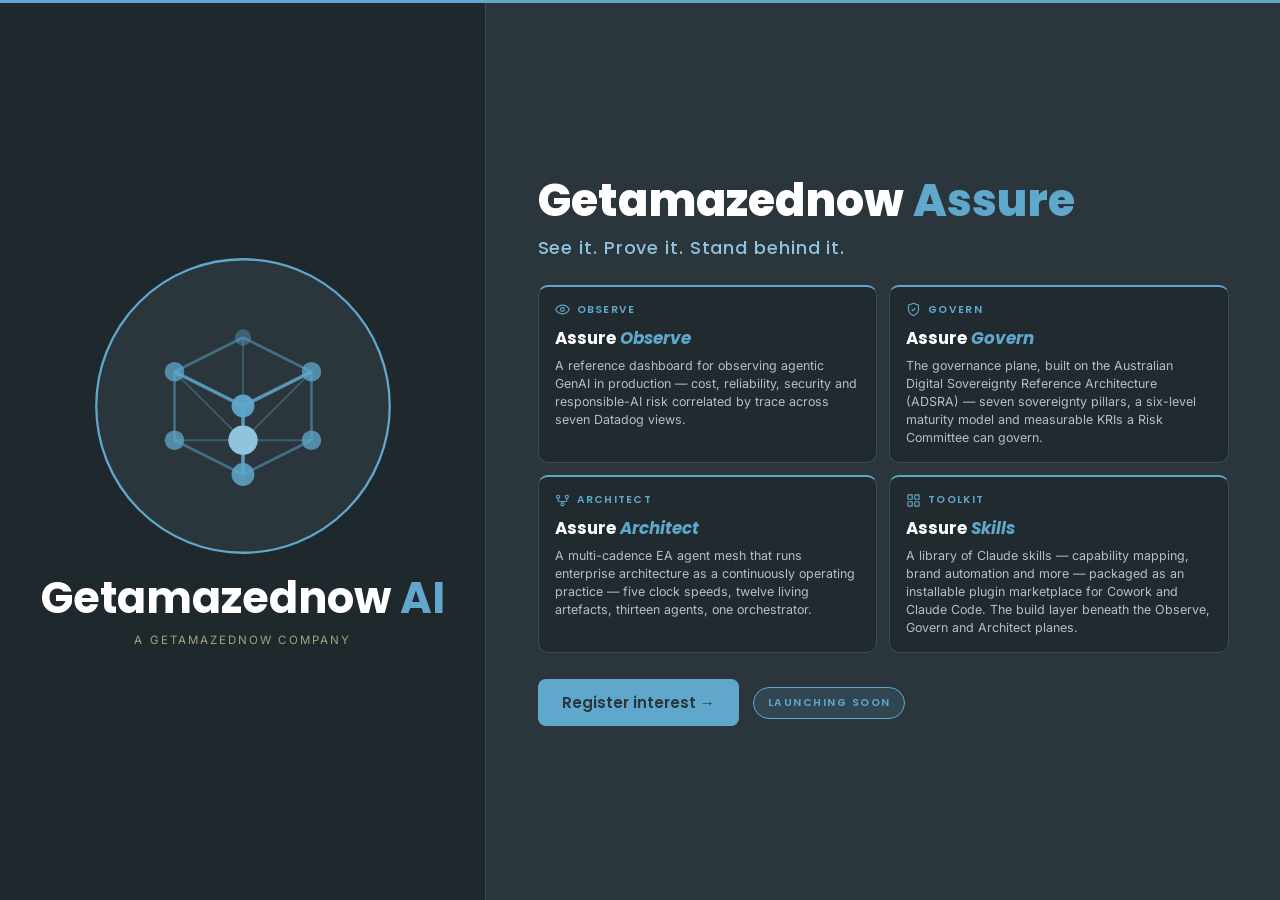
<file: index.html>
<!DOCTYPE html>
<html lang="en">
<head>
<meta charset="utf-8" />
<meta name="viewport" content="width=device-width, initial-scale=1" />
<title>Getamazednow Assure — Launching soon · Getamazednow AI</title>
<meta name="description" content="Getamazednow Assure — the continuous AI-assurance layer. See it. Prove it. Stand behind it. Observe, Govern, Architect and Skills. Launching soon." />
<meta name="robots" content="noindex, nofollow" />
<link rel="icon" href="assets/logo/Getamazednow-AI-Favicon.svg" type="image/svg+xml" />
<link rel="icon" href="assets/logo/Getamazednow-AI-Favicon-32.png" sizes="32x32" />
<link rel="apple-touch-icon" href="assets/logo/Getamazednow-AI-Favicon-180.png" />
<link rel="preconnect" href="https://fonts.googleapis.com" />
<link rel="preconnect" href="https://fonts.gstatic.com" crossorigin />
<link href="https://fonts.googleapis.com/css2?family=Inter:wght@400;500&family=Poppins:wght@500;600;700;800&display=swap" rel="stylesheet" />
<style>
:root{
--ink:#2A363B;--ink-2:#1F282C;--ink-3:#212B2F;--signal:#5FA8CC;--deep:#2E7DA6;--core:#8FC3DE;--stone:#A8A17B;
--n300:#B7BEC2;--disp:'Poppins',sans-serif;--body:'Inter',sans-serif;
}
*{box-sizing:border-box;margin:0}
html,body{min-height:100%}
body{font-family:var(--body);background:var(--ink);color:#fff;min-height:100vh;display:flex;flex-direction:column}

.stage{flex:1;display:flex;align-items:stretch;border-top:3px solid var(--signal)}
.split{display:flex;flex:1}

/* Left — identity */
.left{flex:0 0 38%;background:var(--ink-2);border-right:1px solid rgba(95,168,204,.28);
display:flex;flex-direction:column;align-items:center;justify-content:center;padding:40px 32px;text-align:center}
.left .badge{width:min(78%,300px);height:auto}
.left .company{font-family:var(--disp);font-weight:700;font-size:clamp(1.8rem,3.4vw,2.7rem);line-height:1.03;margin-top:20px}
.left .company .sig{color:var(--signal)}
.left .byline{color:var(--stone);font-size:.72rem;letter-spacing:.18em;margin-top:12px}

/* Right — product + tiles + CTA */
.right{flex:1;display:flex;flex-direction:column;justify-content:center;padding:44px clamp(26px,4vw,56px)}
.product{font-family:var(--disp);font-weight:800;line-height:1.05;font-size:clamp(1.9rem,3.6vw,2.8rem)}
.product .sig{color:var(--signal)}
.tagline{font-family:var(--disp);font-weight:500;color:var(--core);font-size:clamp(.95rem,1.4vw,1.15rem);letter-spacing:.05em;margin-top:10px}

.tiles{display:grid;grid-template-columns:1fr 1fr;gap:12px;margin-top:24px}
.tile{background:var(--ink-3);border:1px solid rgba(95,168,204,.28);border-top:2px solid var(--signal);border-radius:10px;padding:15px 16px}
.tile__tag{display:flex;align-items:center;gap:7px;color:var(--signal);font-family:var(--disp);font-weight:600;font-size:.66rem;letter-spacing:.12em}
.tile__tag svg{width:15px;height:15px;fill:none;stroke:var(--signal);stroke-width:1.8}
.tile__name{font-family:var(--disp);font-weight:700;font-size:1.05rem;color:#fff;margin-top:7px}
.tile__name em{color:var(--signal);font-style:italic}
.tile__desc{color:var(--n300);font-size:.78rem;line-height:1.45;margin-top:6px}

.cta{margin-top:26px;display:flex;gap:14px;align-items:center;flex-wrap:wrap}
.btn{font-family:var(--disp);font-weight:600;font-size:.95rem;text-decoration:none;border-radius:8px;padding:12px 24px;transition:.15s}
.btn-sig{background:var(--signal);color:var(--ink)}
.btn-sig:hover{background:var(--core)}
.pill{display:inline-block;border-radius:999px;padding:7px 14px;font-family:var(--disp);font-weight:600;font-size:.66rem;letter-spacing:.14em;
background:rgba(95,168,204,.14);border:1px solid var(--signal);color:var(--signal)}

@media (max-width:900px){
.split{flex-direction:column}
.left{flex:0 0 auto;padding:44px 28px 30px}
.left .badge{width:min(52%,220px)}
.right{padding:34px 26px 44px}
}
@media (max-width:560px){
.tiles{grid-template-columns:1fr}
}
</style>
<!-- Google tag (gtag.js) -->
<script async src="https://www.googletagmanager.com/gtag/js?id=G-HX6JG64QYN"></script>
<script>
window.dataLayer = window.dataLayer || [];
function gtag(){dataLayer.push(arguments);}
gtag('js', new Date());
gtag('config', 'G-HX6JG64QYN');
</script>
</head>
<body>

<main class="stage"><div class="split">

  <section class="left">
    <svg class="badge" viewBox="128 58 184 184" xmlns="http://www.w3.org/2000/svg" role="img" aria-label="Getamazednow AI — Tensor Node Lattice">
      <circle cx="220" cy="150" r="90" fill="#2A363B" stroke="#5FA8CC" stroke-width="1.4"/>
      <line x1="220" y1="108" x2="178" y2="129" stroke="#5FA8CC" stroke-width="1.6" opacity="0.5"/>
      <line x1="220" y1="108" x2="262" y2="129" stroke="#5FA8CC" stroke-width="1.6" opacity="0.5"/>
      <line x1="178" y1="129" x2="178" y2="171" stroke="#5FA8CC" stroke-width="1.6" opacity="0.5"/>
      <line x1="262" y1="129" x2="262" y2="171" stroke="#5FA8CC" stroke-width="1.6" opacity="0.5"/>
      <line x1="178" y1="171" x2="220" y2="192" stroke="#5FA8CC" stroke-width="1.6" opacity="0.5"/>
      <line x1="262" y1="171" x2="220" y2="192" stroke="#5FA8CC" stroke-width="1.6" opacity="0.5"/>
      <line x1="178" y1="129" x2="220" y2="150" stroke="#5FA8CC" stroke-width="2.2" opacity="0.85"/>
      <line x1="262" y1="129" x2="220" y2="150" stroke="#5FA8CC" stroke-width="2.2" opacity="0.85"/>
      <line x1="220" y1="150" x2="220" y2="192" stroke="#5FA8CC" stroke-width="2.2" opacity="0.85"/>
      <line x1="220" y1="171" x2="220" y2="108" stroke="#5FA8CC" stroke-width="1.1" opacity="0.35"/>
      <line x1="220" y1="171" x2="178" y2="129" stroke="#5FA8CC" stroke-width="1.1" opacity="0.35"/>
      <line x1="220" y1="171" x2="262" y2="129" stroke="#5FA8CC" stroke-width="1.1" opacity="0.35"/>
      <line x1="220" y1="171" x2="178" y2="171" stroke="#5FA8CC" stroke-width="1.1" opacity="0.35"/>
      <line x1="220" y1="171" x2="262" y2="171" stroke="#5FA8CC" stroke-width="1.1" opacity="0.35"/>
      <line x1="220" y1="171" x2="220" y2="192" stroke="#5FA8CC" stroke-width="1.1" opacity="0.35"/>
      <circle cx="220" cy="108" r="5" fill="#5FA8CC" opacity="0.4"/>
      <circle cx="178" cy="129" r="6" fill="#5FA8CC" opacity="0.75"/>
      <circle cx="262" cy="129" r="6" fill="#5FA8CC" opacity="0.75"/>
      <circle cx="178" cy="171" r="6" fill="#5FA8CC" opacity="0.75"/>
      <circle cx="262" cy="171" r="6" fill="#5FA8CC" opacity="0.75"/>
      <circle cx="220" cy="192" r="7" fill="#5FA8CC" opacity="0.85"/>
      <circle cx="220" cy="150" r="7" fill="#5FA8CC" opacity="0.95"/>
      <circle cx="220" cy="171" r="9" fill="#8FC3DE"/>
    </svg>
    <div class="company">Getamazednow<span class="sig"> AI</span></div>
    <div class="byline">A GETAMAZEDNOW COMPANY</div>
  </section>

  <section class="right">
    <h1 class="product">Getamazednow <span class="sig">Assure</span></h1>
    <div class="tagline">See it. Prove it. Stand behind it.</div>

    <div class="tiles">
      <article class="tile">
        <div class="tile__tag"><svg viewBox="0 0 24 24" aria-hidden="true"><path d="M1 12s4-7 11-7 11 7 11 7-4 7-11 7-11-7-11-7z"/><circle cx="12" cy="12" r="3"/></svg>OBSERVE</div>
        <div class="tile__name">Assure <em>Observe</em></div>
        <p class="tile__desc">A reference dashboard for observing agentic GenAI in production — cost, reliability, security and responsible-AI risk correlated by trace across seven Datadog views.</p>
      </article>

      <article class="tile">
        <div class="tile__tag"><svg viewBox="0 0 24 24" aria-hidden="true"><path d="M12 22s8-4 8-10V5l-8-3-8 3v7c0 6 8 10 8 10z"/><path d="M9 12l2 2 4-4"/></svg>GOVERN</div>
        <div class="tile__name">Assure <em>Govern</em></div>
        <p class="tile__desc">The governance plane, built on the Australian Digital Sovereignty Reference Architecture (ADSRA) — seven sovereignty pillars, a six-level maturity model and measurable KRIs a Risk Committee can govern.</p>
      </article>

      <article class="tile">
        <div class="tile__tag"><svg viewBox="0 0 24 24" aria-hidden="true"><circle cx="5" cy="6" r="2.5"/><circle cx="19" cy="6" r="2.5"/><circle cx="12" cy="18" r="2.5"/><path d="M5 8.5v3a2 2 0 002 2h10a2 2 0 002-2v-3M12 13.5v2"/></svg>ARCHITECT</div>
        <div class="tile__name">Assure <em>Architect</em></div>
        <p class="tile__desc">A multi-cadence EA agent mesh that runs enterprise architecture as a continuously operating practice — five clock speeds, twelve living artefacts, thirteen agents, one orchestrator.</p>
      </article>

      <article class="tile">
        <div class="tile__tag"><svg viewBox="0 0 24 24" aria-hidden="true"><rect x="3" y="3" width="7" height="7" rx="1"/><rect x="14" y="3" width="7" height="7" rx="1"/><rect x="3" y="14" width="7" height="7" rx="1"/><rect x="14" y="14" width="7" height="7" rx="1"/></svg>TOOLKIT</div>
        <div class="tile__name">Assure <em>Skills</em></div>
        <p class="tile__desc">A library of Claude skills — capability mapping, brand automation and more — packaged as an installable plugin marketplace for Cowork and Claude Code. The build layer beneath the Observe, Govern and Architect planes.</p>
      </article>
    </div>

    <div class="cta">
      <a class="btn btn-sig" href="mailto:support@getamazednow.com?subject=Register%20interest%20%E2%80%94%20Getamazednow%20Assure">Register interest &rarr;</a>
      <span class="pill">LAUNCHING SOON</span>
    </div>
  </section>

</div></main>

</body>
</html>
</file>
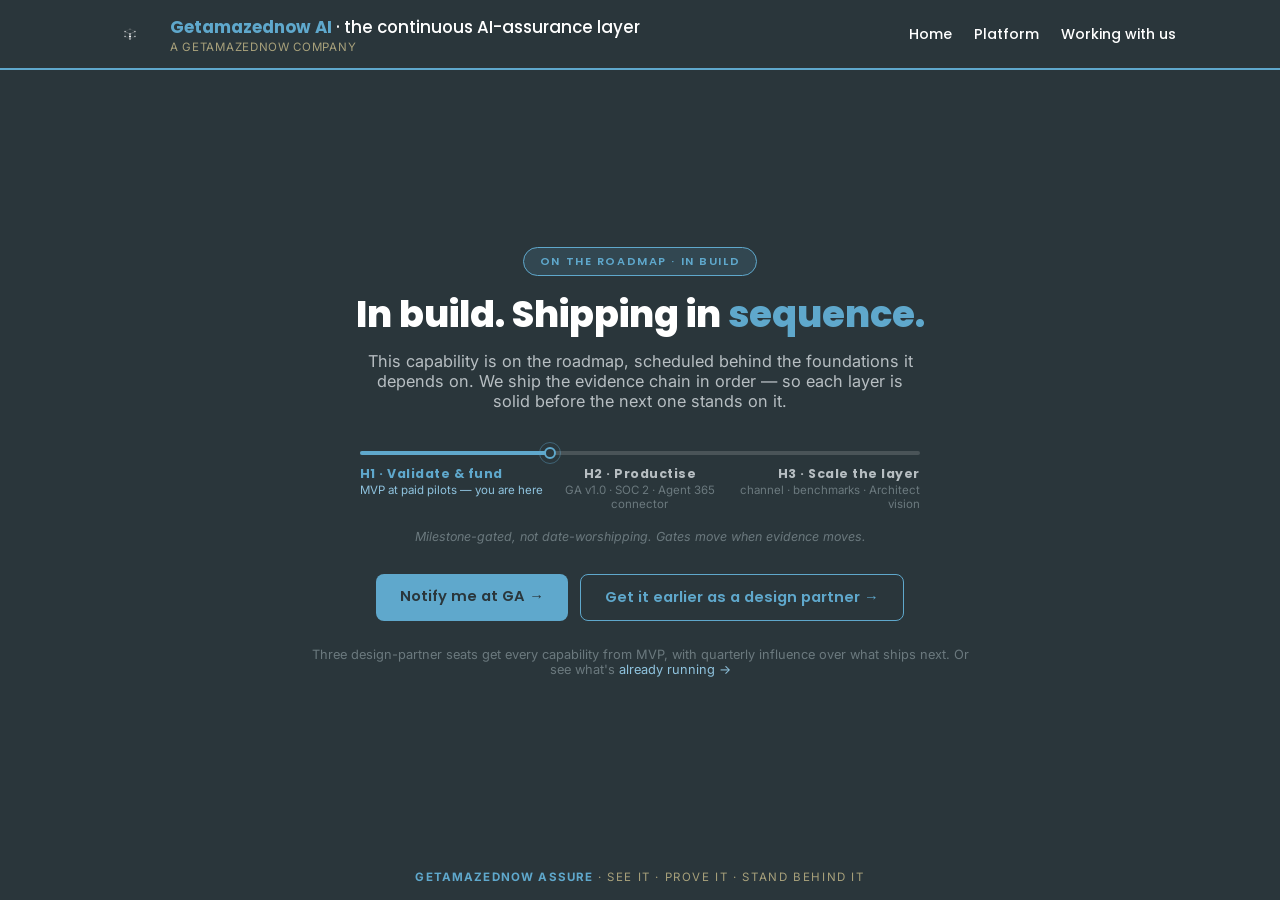
<file: coming-soon.html>
<!DOCTYPE html>
<html lang="en">
<head>
<meta charset="utf-8" />
<meta name="viewport" content="width=device-width, initial-scale=1" />
<title>Coming soon — On the roadmap · Getamazednow AI</title>
<meta name="robots" content="noindex" />
<link rel="icon" href="assets/logo/Getamazednow-AI-Favicon.svg" type="image/svg+xml" />
<link href="https://fonts.googleapis.com/css2?family=Inter:wght@400;500&family=Poppins:wght@500;600;700;800&display=swap" rel="stylesheet" />
<style>
:root{--ink:#2A363B;--signal:#5FA8CC;--deep:#2E7DA6;--core:#8FC3DE;--stone:#A8A17B;
--n50:#F6F7F7;--n100:#EBEDEE;--n200:#D5DADB;--n300:#B7BEC2;--n500:#6B797E;--n600:#556166;--n700:#3F4B50;
--ok:#2C6644;--disp:'Poppins',sans-serif;--body:'Inter',sans-serif}
*{box-sizing:border-box;margin:0}
body{font-family:var(--body);background:var(--ink);color:#fff;min-height:100vh;display:flex;flex-direction:column}
.topbar{border-bottom:2px solid var(--signal)}
.topbar .in{max-width:1120px;margin:0 auto;padding:14px 24px;display:flex;align-items:center;gap:14px}
.topbar img{width:52px;height:36px}
.tb-name{font-family:var(--disp);font-weight:700;font-size:1.05rem}
.tb-name .sig{color:var(--signal)} .tb-name .art{color:#fff;font-weight:500}
.tb-by{display:block;color:var(--stone);font-size:.72rem;letter-spacing:.06em}
.topnav{margin-left:auto;display:flex;gap:22px}
.topnav a{font-family:var(--disp);font-weight:500;font-size:.88rem;color:#fff;text-decoration:none}
.topnav a:hover{color:var(--signal)}
main{flex:1;display:flex;align-items:center;justify-content:center;padding:48px 24px}
.card{max-width:680px;text-align:center}
.pill{display:inline-block;border-radius:999px;padding:5px 16px;font-family:var(--disp);font-weight:600;font-size:.7rem;letter-spacing:.14em;background:rgba(95,168,204,.15);border:1px solid var(--signal);color:var(--signal)}
h1{font-family:var(--disp);font-weight:800;font-size:2.3rem;line-height:1.2;margin:16px 0 14px}
h1 .s{color:var(--signal)}
p.lead{color:var(--n300);font-size:1.02rem;max-width:560px;margin:0 auto}
/* roadmap line */
.rm{margin:40px auto 6px;max-width:560px}
.track{position:relative;height:4px;background:rgba(255,255,255,.15);border-radius:2px}
.track .fill{position:absolute;left:0;top:0;bottom:0;width:34%;background:var(--signal);border-radius:2px}
.stops{display:flex;justify-content:space-between;margin-top:10px}
.stop{width:33%;font-size:.72rem;color:var(--n500)}
.stop b{display:block;font-family:var(--disp);font-size:.78rem;color:var(--n300);letter-spacing:.04em}
.stop.now b{color:var(--signal)} .stop.now{color:var(--core)}
.dot{position:absolute;top:50%;transform:translate(-50%,-50%);width:12px;height:12px;border-radius:50%;background:var(--ink);border:2.5px solid var(--signal);left:34%}
.dot::after{content:"";position:absolute;inset:-7px;border-radius:50%;border:1px solid rgba(95,168,204,.4)}
.cap{font-size:.78rem;color:var(--n500);font-style:italic;margin-top:18px}
.btns{margin-top:30px;display:flex;gap:12px;justify-content:center;flex-wrap:wrap}
.btn{font-family:var(--disp);font-weight:600;border-radius:8px;padding:12px 24px;text-decoration:none;font-size:.92rem}
.btn-sig{background:var(--signal);color:var(--ink)}
.btn-line{border:1.5px solid var(--signal);color:var(--signal)}
.hint{margin-top:26px;font-size:.8rem;color:var(--n500)}
.hint a{color:var(--core);text-decoration:none}
footer{padding:16px 24px;text-align:center;font-size:.72rem;color:var(--stone);letter-spacing:.14em}
</style>
  <!-- Google tag (gtag.js) -->
  <script async src="https://www.googletagmanager.com/gtag/js?id=G-HX6JG64QYN"></script>
  <script>
    window.dataLayer = window.dataLayer || [];
    function gtag(){dataLayer.push(arguments);}
    gtag('js', new Date());
    gtag('config', 'G-HX6JG64QYN');
  </script>
</head>
<body>

<header class="topbar"><div class="in">
  <img src="assets/logo/Getamazednow-AI-Icon-Monochrome-White.svg" alt="Getamazednow AI" />
  <div><span class="tb-name"><span class="sig">Getamazednow AI</span> <span class="art">· the continuous AI-assurance layer</span></span>
  <span class="tb-by">A GETAMAZEDNOW COMPANY</span></div>
  <nav class="topnav"><a href="index.html">Home</a><a href="index.html#platform">Platform</a><a href="index.html#engage">Working with us</a></nav>
</div></header>

<main><div class="card">
  <span class="pill">ON THE ROADMAP · IN BUILD</span>
  <h1>In build. Shipping in <span class="s">sequence.</span></h1>
  <p class="lead">This capability is on the roadmap, scheduled behind the foundations it depends on. We ship the evidence chain in order — so each layer is solid before the next one stands on it.</p>

  <div class="rm" aria-hidden="true">
    <div class="track"><div class="fill"></div><span class="dot"></span></div>
    <div class="stops">
      <div class="stop now" style="text-align:left"><b>H1 · Validate &amp; fund</b>MVP at paid pilots — you are here</div>
      <div class="stop" style="text-align:center"><b>H2 · Productise</b>GA v1.0 · SOC 2 · Agent 365 connector</div>
      <div class="stop" style="text-align:right"><b>H3 · Scale the layer</b>channel · benchmarks · Architect vision</div>
    </div>
  </div>
  <p class="cap">Milestone-gated, not date-worshipping. Gates move when evidence moves.</p>

  <div class="btns">
    <a class="btn btn-sig" href="mailto:duane@getamazednow.ai?subject=Notify%20me%20at%20GA">Notify me at GA →</a>
    <a class="btn btn-line" href="index.html#engage">Get it earlier as a design partner →</a>
  </div>
  <p class="hint">Three design-partner seats get every capability from MVP, with quarterly influence over what ships next. Or see what's <a href="index.html#platform">already running →</a></p>
</div></main>

<footer><span style="color:var(--signal);font-weight:700;letter-spacing:.1em">GETAMAZEDNOW ASSURE</span> · SEE IT · PROVE IT · STAND BEHIND IT</footer>

</body>
</html>
</file>
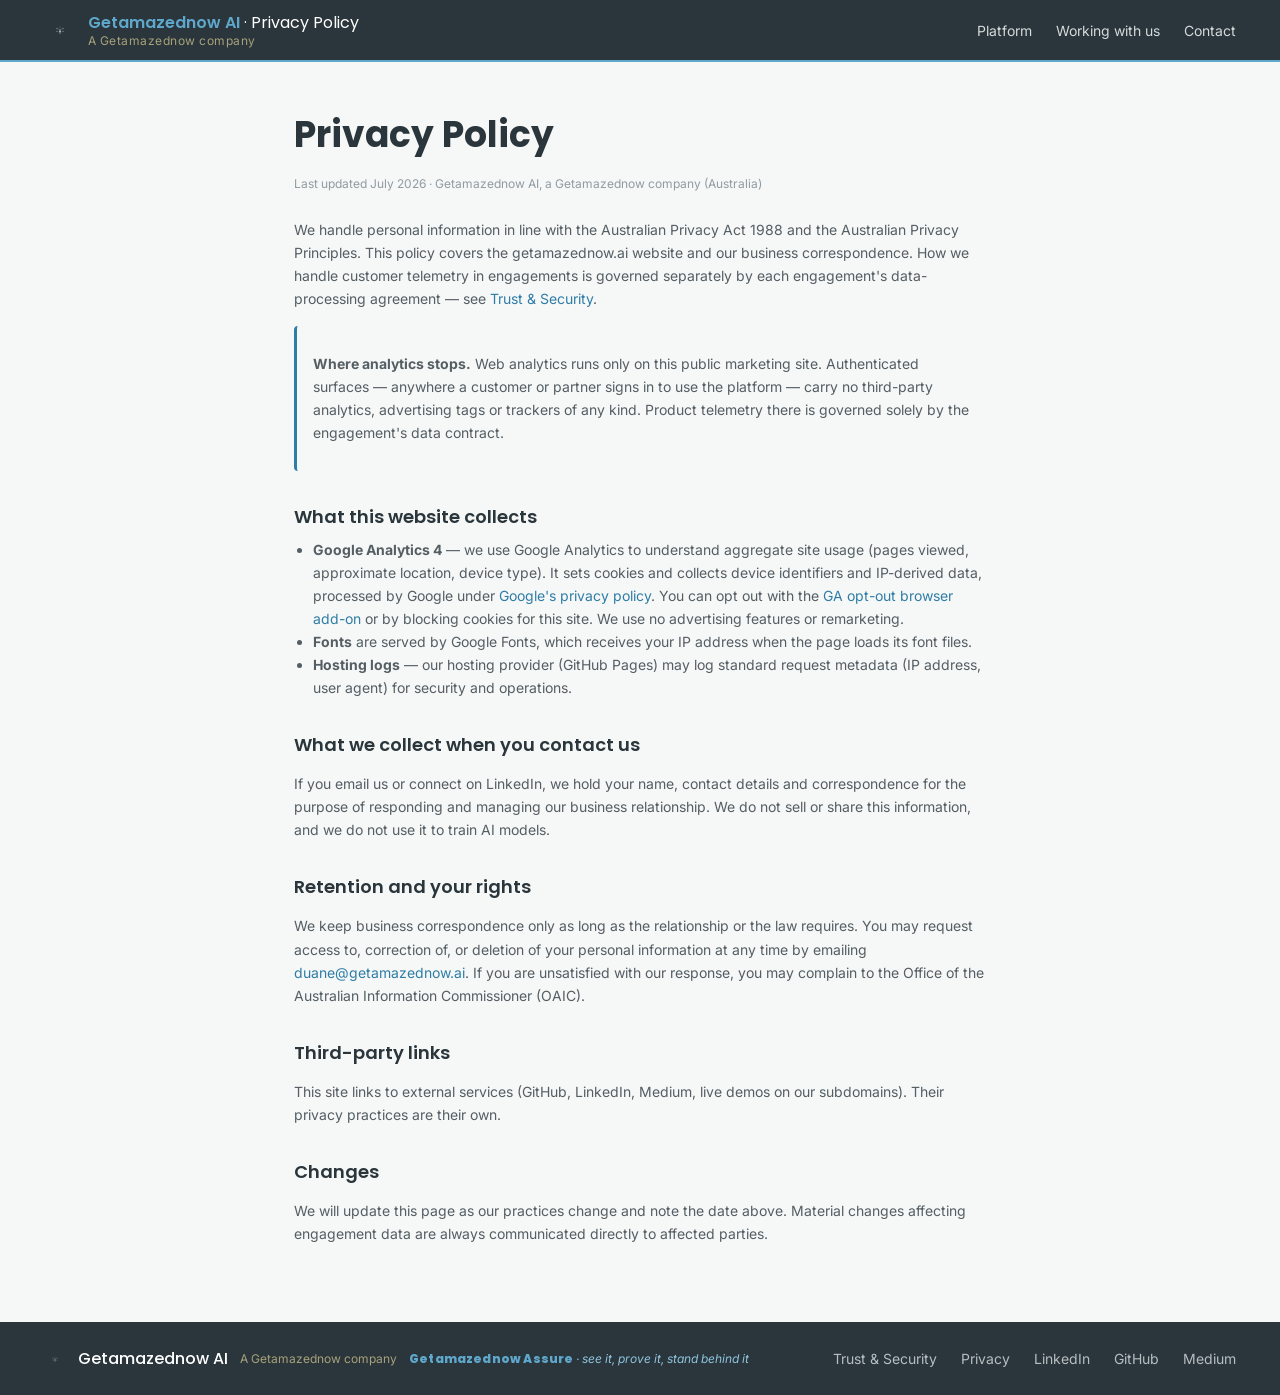
<file: privacy.html>
<!DOCTYPE html>
<html lang="en">
<head>
  <meta charset="utf-8" />
  <meta name="viewport" content="width=device-width, initial-scale=1" />
  <title>Privacy Policy — Getamazednow AI</title>
  <meta name="description" content="Privacy policy for getamazednow.ai — what we collect, what we don't, and how to contact us." />
  <meta name="author" content="Duane Gomes" />
  <link rel="canonical" href="https://www.getamazednow.ai/privacy.html" />
  <link rel="icon" href="assets/logo/Getamazednow-AI-Favicon.svg" type="image/svg+xml" />
  <link rel="icon" href="assets/logo/Getamazednow-AI-Favicon-32.png" sizes="32x32" />
  <link rel="apple-touch-icon" href="assets/logo/Getamazednow-AI-Favicon-180.png" />
  <link rel="preconnect" href="https://fonts.googleapis.com" />
  <link rel="preconnect" href="https://fonts.gstatic.com" crossorigin />
  <link href="https://fonts.googleapis.com/css2?family=Inter:wght@400;500&family=Poppins:wght@500;600;700;800&display=swap" rel="stylesheet" />
  <link rel="stylesheet" href="assets/tokens.css" />
  <link rel="stylesheet" href="assets/styles.css" />
  <!-- Google tag (gtag.js) -->
  <script async src="https://www.googletagmanager.com/gtag/js?id=G-HX6JG64QYN"></script>
  <script>
    window.dataLayer = window.dataLayer || [];
    function gtag(){dataLayer.push(arguments);}
    gtag('js', new Date());
    gtag('config', 'G-HX6JG64QYN');
  </script>
</head>
<body>

  <header class="topbar">
    <div class="topbar__inner">
      <img class="topbar__mark" src="assets/logo/Getamazednow-AI-Icon-Monochrome-White.svg" alt="Getamazednow AI — Tensor Node Lattice mark" />
      <div class="topbar__id">
        <span class="topbar__name"><span class="sig">Getamazednow AI</span> <span class="art">· Privacy Policy</span></span>
        <span class="topbar__byline">A Getamazednow company</span>
      </div>
      <span class="topbar__spacer"></span>
      <nav class="topbar__nav">
        <a href="index.html#platform">Platform</a>
        <a href="index.html#engage">Working with us</a>
        <a href="index.html#contact">Contact</a>
      </nav>
    </div>
  </header>

  <main class="page">
    <h1>Privacy Policy</h1>
    <p class="page__meta">Last updated July 2026 · Getamazednow AI, a Getamazednow company (Australia)</p>

    <p>We handle personal information in line with the Australian Privacy Act 1988 and the Australian Privacy Principles. This policy covers the getamazednow.ai website and our business correspondence. How we handle customer telemetry in engagements is governed separately by each engagement's data-processing agreement — see <a href="trust.html">Trust &amp; Security</a>.</p>

    <div class="callout">
      <p><strong>Where analytics stops.</strong> Web analytics runs only on this public marketing site. Authenticated surfaces — anywhere a customer or partner signs in to use the platform — carry no third-party analytics, advertising tags or trackers of any kind. Product telemetry there is governed solely by the engagement's data contract.</p>
    </div>

    <h2>What this website collects</h2>
    <ul>
      <li><strong>Google Analytics 4</strong> — we use Google Analytics to understand aggregate site usage (pages viewed, approximate location, device type). It sets cookies and collects device identifiers and IP-derived data, processed by Google under <a href="https://policies.google.com/privacy" rel="noopener">Google's privacy policy</a>. You can opt out with the <a href="https://tools.google.com/dlpage/gaoptout" rel="noopener">GA opt-out browser add-on</a> or by blocking cookies for this site. We use no advertising features or remarketing.</li>
      <li><strong>Fonts</strong> are served by Google Fonts, which receives your IP address when the page loads its font files.</li>
      <li><strong>Hosting logs</strong> — our hosting provider (GitHub Pages) may log standard request metadata (IP address, user agent) for security and operations.</li>
    </ul>

    <h2>What we collect when you contact us</h2>
    <p>If you email us or connect on LinkedIn, we hold your name, contact details and correspondence for the purpose of responding and managing our business relationship. We do not sell or share this information, and we do not use it to train AI models.</p>

    <h2>Retention and your rights</h2>
    <p>We keep business correspondence only as long as the relationship or the law requires. You may request access to, correction of, or deletion of your personal information at any time by emailing <a href="mailto:duane@getamazednow.ai">duane@getamazednow.ai</a>. If you are unsatisfied with our response, you may complain to the Office of the Australian Information Commissioner (OAIC).</p>

    <h2>Third-party links</h2>
    <p>This site links to external services (GitHub, LinkedIn, Medium, live demos on our subdomains). Their privacy practices are their own.</p>

    <h2>Changes</h2>
    <p>We will update this page as our practices change and note the date above. Material changes affecting engagement data are always communicated directly to affected parties.</p>
  </main>

  <footer class="footer">
    <div class="footer__inner">
      <img class="footer__mark" src="assets/logo/Getamazednow-AI-Icon-Monochrome-White.svg" alt="" />
      <span class="footer__name">Getamazednow AI</span>
      <span class="footer__byline">A Getamazednow company</span>
      <span class="footer__tagline"><span class="assure assure--on-ink">Getamazednow Assure</span> · see it, prove it, stand behind it</span>
      <span class="footer__spacer"></span>
      <nav class="footer__links">
        <a href="trust.html">Trust &amp; Security</a>
        <a href="privacy.html">Privacy</a>
        <a href="https://www.linkedin.com/in/duanegomes/" rel="noopener">LinkedIn</a>
        <a href="https://github.com/getamazednow" rel="noopener">GitHub</a>
        <a href="https://medium.com/@duane.gomes" rel="noopener">Medium</a>
      </nav>
    </div>
  </footer>

</body>
</html>
</file>
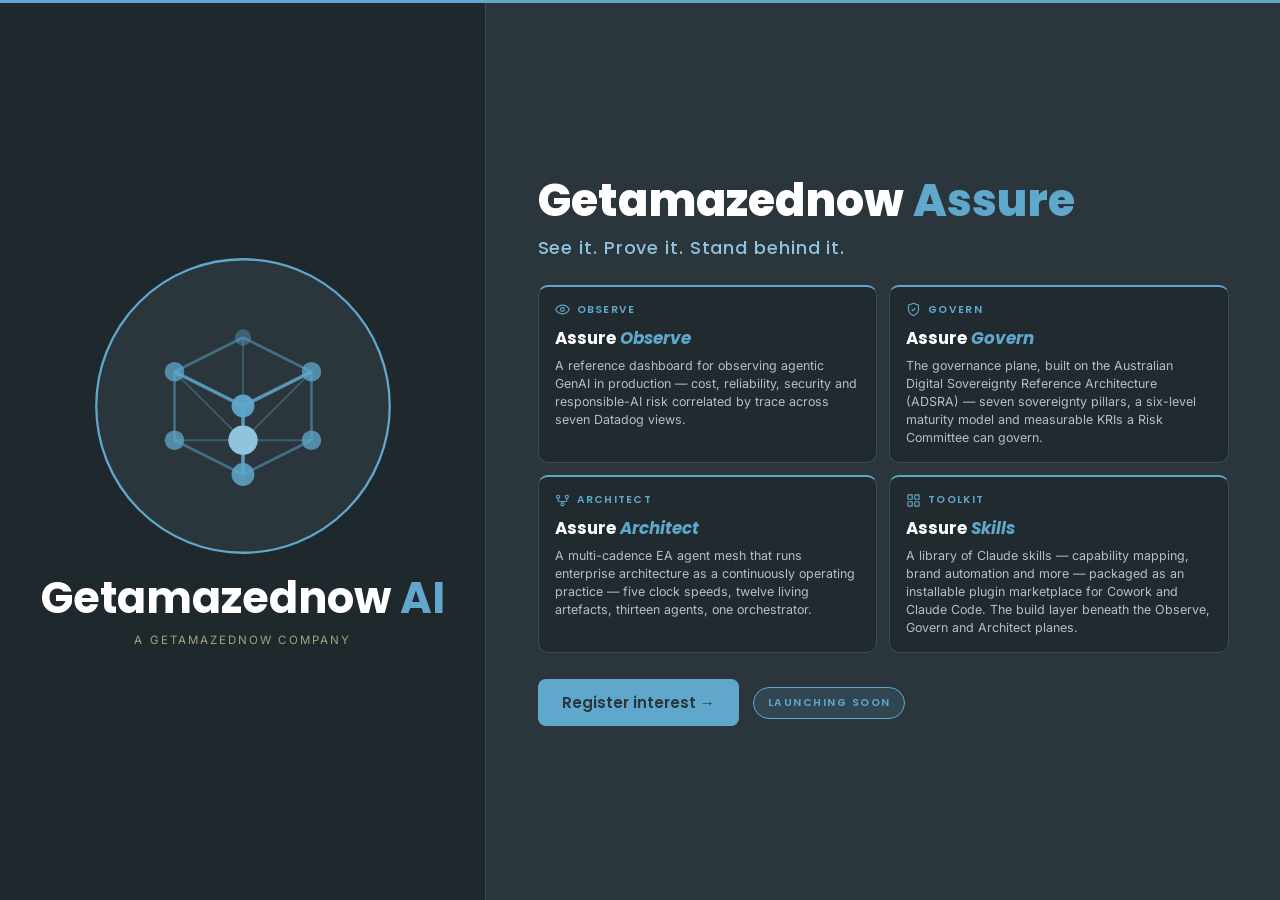
<file: site-wip.html>
<!DOCTYPE html>
<html lang="en">
<head>
  <meta charset="utf-8" />
  <meta name="viewport" content="width=device-width, initial-scale=1" />
  <!-- WORK IN PROGRESS — not for public serving. Redirects to the front door.
       To preview locally, comment out the two lines below (meta refresh + redirect script). -->
  <meta name="robots" content="noindex, nofollow" />
  <meta http-equiv="refresh" content="0; url=/" />
  <script>if(location.hostname!=='localhost'&&location.hostname!=='127.0.0.1'){location.replace('/');}</script>
  <title>Getamazednow AI — The continuous AI-assurance layer for regulated enterprises</title>
  <meta name="description" content="Getamazednow AI turns the telemetry of the platforms you already run — Microsoft Agent 365, ServiceNow AI Control Tower, Datadog — into continuous, committee-grade evidence mapped to APRA CPS 230/234, SOCI and ISO/IEC 42001, designed for risk, audit and assurance review." />
  <meta name="author" content="Duane Gomes" />

  <!-- Open Graph -->
  <meta property="og:title" content="Getamazednow AI — The continuous AI-assurance layer for regulated enterprises" />
  <meta property="og:description" content="Getamazednow AI turns the telemetry of the platforms you already run — Microsoft Agent 365, ServiceNow AI Control Tower, Datadog — into continuous, committee-grade evidence mapped to APRA CPS 230/234, SOCI and ISO/IEC 42001, designed for risk, audit and assurance review." />
  <meta property="og:type" content="website" />
  <meta property="og:url" content="https://www.getamazednow.ai/" />
  <meta name="twitter:card" content="summary_large_image" />

  <link rel="canonical" href="https://www.getamazednow.ai/" />
  <link rel="icon" href="assets/logo/Getamazednow-AI-Favicon.svg" type="image/svg+xml" />
  <link rel="icon" href="assets/logo/Getamazednow-AI-Favicon-32.png" sizes="32x32" />
  <link rel="apple-touch-icon" href="assets/logo/Getamazednow-AI-Favicon-180.png" />

  <!-- Fonts: Poppins (display) + Inter (body) -->
  <link rel="preconnect" href="https://fonts.googleapis.com" />
  <link rel="preconnect" href="https://fonts.gstatic.com" crossorigin />
  <link href="https://fonts.googleapis.com/css2?family=Inter:wght@400;500&family=Poppins:wght@500;600;700;800&display=swap" rel="stylesheet" />

  <link rel="stylesheet" href="assets/tokens.css" />
  <link rel="stylesheet" href="assets/styles.css" />
  <!-- Google tag (gtag.js) -->
  <script async src="https://www.googletagmanager.com/gtag/js?id=G-HX6JG64QYN"></script>
  <script>
    window.dataLayer = window.dataLayer || [];
    function gtag(){dataLayer.push(arguments);}
    gtag('js', new Date());
    gtag('config', 'G-HX6JG64QYN');
  </script>
</head>
<body>

  <!-- ======================= STICKY TOPBAR (identity) ======================= -->
  <header class="topbar">
    <div class="topbar__inner">
      <img class="topbar__mark" src="assets/logo/Getamazednow-AI-Icon-Monochrome-White.svg" alt="Getamazednow AI — Tensor Node Lattice mark" />
      <div class="topbar__id">
        <span class="topbar__name"><span class="sig">Getamazednow AI</span> <span class="art">· the continuous AI-assurance layer</span></span>
        <span class="topbar__byline">A Getamazednow company</span>
      </div>
      <span class="topbar__spacer"></span>
      <nav class="topbar__nav">
        <a href="#platform">Platform</a>
        <a href="#engage">Working with us</a>
        <a href="trust.html">Trust</a>
        <a href="#contact">Contact</a>
      </nav>
    </div>
  </header>

  <!-- ======================= SCREEN 1 — the problem leads ======================= -->
  <section class="screen1">

    <div class="hero">
      <div class="hero__copy">
        <p class="kicker kicker--warn">The problem</p>
        <h1 class="hero__title">Enterprises are deploying AI agents faster than they can <span class="warn">see, describe, or defend</span> them.</h1>
        <p class="hero__lead">The gap between what leadership approved and what is actually running surfaces as audit findings, regulatory exposure, and stranded investment.</p>
        <div class="hero__cta">
          <a class="btn btn-ink" href="#contact">Start a conversation →</a>
          <a class="btn btn-outline" href="#platform">See the platform →</a>
        </div>
      </div>

      <!-- Drift visual: approved vs actually running -->
      <div class="drift" aria-hidden="true">
        <svg viewBox="0 0 320 150" role="img" aria-label="A diagram showing approved and actually-running lines diverging over time">
          <polyline points="12,70 90,70 320,70" fill="none" stroke="#5FA8CC" stroke-width="2.5"/>
          <polyline points="90,70 170,88 245,110 320,132" fill="none" stroke="#E3A253" stroke-width="2.5" stroke-dasharray="6 5"/>
          <circle cx="90" cy="70" r="5.5" fill="#8FC3DE"/>
          <circle cx="320" cy="70" r="5.5" fill="#5FA8CC"/>
          <circle cx="320" cy="132" r="5.5" fill="#E3A253"/>
          <text x="12" y="42" fill="#B7BEC2" font-family="Inter, sans-serif" font-size="12">approved</text>
          <text x="12" y="145" fill="#E3A253" font-family="Inter, sans-serif" font-size="12">actually running</text>
        </svg>
        <p class="drift__cap">Repositories go stale within weeks of the roadmaps they document.</p>
      </div>
    </div>

    <!-- Outcome metric bar: the stakes, up front -->
    <div class="metricbar">
      <div class="metric">
        <div class="metric__num">Faster</div>
        <p class="metric__label">approval cycles — because the evidence is already there.</p>
      </div>
      <div class="metric">
        <div class="metric__num">Lower</div>
        <p class="metric__label">audit &amp; remediation cost — because control is continuous.</p>
      </div>
      <div class="metric">
        <div class="metric__num">Higher</div>
        <p class="metric__label">realised return on AI — because the portfolio is visible enough to prune, fund and scale on fact.</p>
      </div>
    </div>

    <a class="scrollcue" href="#platform">
      The platform that closes the gap
      <svg viewBox="0 0 24 24" fill="none" stroke="currentColor" stroke-width="2" aria-hidden="true"><path d="M6 9l6 6 6-6"/></svg>
    </a>

  </section>

  <!-- ======================= SCREEN 2 — the platform answers it ======================= -->
  <section class="screen2" id="platform">

    <div class="section__head">
      <p class="kicker">Our platform</p>
      <h2>Getamazednow <span class="assure">Assure</span> — one layer, riding the estate you already run</h2>
      <p>Getamazednow AI builds the continuous AI-assurance layer for regulated enterprises. Its product suite — Getamazednow <span class="assure">Assure</span> — plugs into Microsoft Agent 365, ServiceNow AI Control Tower and Datadog, turning their telemetry into evidence risk, finance and engineering can all stand behind.</p>
    </div>

    <!-- Three-plane spine with dependency chain -->
    <div class="spine">
      <div class="plane">
        <div class="plane__node">
          <svg viewBox="0 0 24 24" aria-hidden="true"><path d="M1 12s4-7 11-7 11 7 11 7-4 7-11 7-11-7-11-7z"/><circle cx="12" cy="12" r="3"/></svg>
        </div>
        <p class="plane__verb">see it</p>
        <p class="plane__name">Observe</p>
        <p class="plane__desc">Telemetry across the agent lifecycle — cost, latency, accuracy, drift, decision lineage. Risk, finance and engineering read the same numbers.</p>
      </div>

      <span class="spine__link" aria-hidden="true"></span>

      <div class="plane">
        <div class="plane__node">
          <svg viewBox="0 0 24 24" aria-hidden="true"><path d="M12 22s8-4 8-10V5l-8-3-8 3v7c0 6 8 10 8 10z"/><path d="M9 12l2 2 4-4"/></svg>
        </div>
        <p class="plane__verb">prove it</p>
        <p class="plane__name">Govern</p>
        <p class="plane__desc">Policy expressed as executable controls over that telemetry, mapped to APRA CPS 230/234, SOCI and ISO/IEC 42001. Evidence generated continuously, not assembled quarterly.</p>
      </div>

      <span class="spine__link" aria-hidden="true"></span>

      <div class="plane">
        <div class="plane__node">
          <svg viewBox="0 0 24 24" aria-hidden="true"><circle cx="5" cy="6" r="2.5"/><circle cx="19" cy="6" r="2.5"/><circle cx="12" cy="18" r="2.5"/><path d="M5 8.5v3a2 2 0 002 2h10a2 2 0 002-2v-3M12 13.5v2"/></svg>
        </div>
        <p class="plane__verb">stand behind it</p>
        <p class="plane__name">Architect <span class="plane__vision">Vision</span></p>
        <p class="plane__desc">Capability maps, application portfolios and technology roadmaps maintained by agents against the live estate — the long-horizon vision, built once the assurance layer has earned its place.</p>
      </div>
    </div>

    <p class="chain-note">Agent 365, AI Control Tower and Datadog run the agents; we turn their signals into continuous evidence mapped to APRA CPS 230/234, SOCI and ISO/IEC 42001, designed for risk, audit and assurance review. Integration surfaces, never competitors — <strong>the evidence is the product.</strong></p>

    <!-- Proof tiles: live builds behind the planes -->
    <div class="proof">
      <article class="tile">
        <div class="tile__head">
          <span class="tile__tag"><svg viewBox="0 0 24 24" aria-hidden="true"><path d="M1 12s4-7 11-7 11 7 11 7-4 7-11 7-11-7-11-7z"/><circle cx="12" cy="12" r="3"/></svg> Observe</span>
        </div>
        <h3 class="tile__name"><span class="assure">Assure</span> Observe</h3>
        <p class="tile__desc">A reference dashboard for observing agentic GenAI in production — cost, reliability, security and responsible-AI risk correlated by trace across seven Datadog views.</p>
        <div class="tile__links">
          <a href="https://observability.getamazednow.ai/demo/" rel="noopener">Demo →</a>
          <a href="https://observability.getamazednow.ai/" rel="noopener">Product Vision →</a>
          <a href="https://github.com/getamazednow/genai-observability-demo" rel="noopener">Source →</a>
        </div>
      </article>

      <article class="tile">
        <div class="tile__head">
          <span class="tile__tag"><svg viewBox="0 0 24 24" aria-hidden="true"><path d="M12 22s8-4 8-10V5l-8-3-8 3v7c0 6 8 10 8 10z"/><path d="M9 12l2 2 4-4"/></svg> Govern</span>
        </div>
        <h3 class="tile__name"><span class="assure">Assure</span> Govern</h3>
        <p class="tile__desc">The governance plane, built on the Australian Digital Sovereignty Reference Architecture (ADSRA) — seven sovereignty pillars, a six-level maturity model and measurable KRIs a Risk Committee can govern.</p>
        <div class="tile__links">
          <a class="muted" aria-disabled="true">Demo →</a>
          <a href="https://adsra.getamazednow.ai" rel="noopener">Product Vision →</a>
          <a href="https://github.com/getamazednow/ADSRA" rel="noopener">Source →</a>
        </div>
      </article>

      <article class="tile">
        <div class="tile__head">
          <span class="tile__tag"><svg viewBox="0 0 24 24" aria-hidden="true"><circle cx="5" cy="6" r="2.5"/><circle cx="19" cy="6" r="2.5"/><circle cx="12" cy="18" r="2.5"/><path d="M5 8.5v3a2 2 0 002 2h10a2 2 0 002-2v-3M12 13.5v2"/></svg> Architect</span>
        </div>
        <h3 class="tile__name"><span class="assure">Assure</span> Architect</h3>
        <p class="tile__desc">A multi-cadence EA agent mesh that runs enterprise architecture as a continuously operating practice — five clock speeds, twelve living artefacts, thirteen agents, one orchestrator.</p>
        <div class="tile__links">
          <a class="muted" aria-disabled="true">Demo →</a>
          <a href="https://mesh.getamazednow.ai" rel="noopener">Product Vision →</a>
          <a href="https://github.com/getamazednow/Ea-Agent-Mesh" rel="noopener">Source →</a>
        </div>
      </article>

      <article class="tile">
        <div class="tile__head">
          <span class="tile__tag"><svg viewBox="0 0 24 24" aria-hidden="true"><rect x="3" y="3" width="7" height="7" rx="1"/><rect x="14" y="3" width="7" height="7" rx="1"/><rect x="3" y="14" width="7" height="7" rx="1"/><rect x="14" y="14" width="7" height="7" rx="1"/></svg> Toolkit</span>
        </div>
        <h3 class="tile__name"><span class="assure">Assure</span> Skills</h3>
        <p class="tile__desc">A library of Claude skills — capability mapping, brand automation and more — packaged as an installable plugin marketplace for Cowork and Claude Code. The build layer beneath the Observe, Govern and Architect planes.</p>
        <div class="tile__links">
          <a class="muted" aria-disabled="true">Demo →</a>
          <a href="https://skills.getamazednow.ai" rel="noopener">Product Vision →</a>
          <a class="muted" aria-disabled="true">Source →</a>
        </div>
      </article>
    </div>

    <!-- Working with us: engagement strip -->
    <div class="section__head" id="engage" style="margin-top:var(--gai-space-8)">
      <p class="kicker">Working with us</p>
      <h2>Three ways in — each step earns the next</h2>
      <p>FY27 is our validation year: every engagement is scoped to produce evidence you can take to your risk committee — and we can take to ours.</p>
    </div>

    <div class="engage">
      <article class="tile">
        <span class="tile__tag">4–6 weeks</span>
        <h3 class="tile__name">Assessments</h3>
        <p class="tile__desc">Observability Readiness or ADSRA Sovereignty Maturity — a scored baseline of your agent estate mapped to the telemetry contract, with a board-ready findings pack.</p>
      </article>
      <article class="tile">
        <span class="tile__tag">8–12 weeks</span>
        <h3 class="tile__name">Assurance Pilot</h3>
        <p class="tile__desc">Assessment plus the MVP deployed single-tenant or inside your environment — narrow data contract, redaction by default — ending in an APRA/ISO 42001 evidence pack your risk function reviews.</p>
      </article>
      <article class="tile">
        <span class="tile__tag">Three seats · FY27</span>
        <h3 class="tile__name">Design partnership</h3>
        <p class="tile__desc">A working seat inside the build: quarterly Design Council, assessment credits, and today's pricing locked for three years post-GA. Qualified, not queued.</p>
      </article>
    </div>

    <!-- Why us: credibility close -->
    <div class="whyus" id="contact">
      <div class="whyus__stat">
        <span class="whyus__num">Decades</span>
        <span class="whyus__unit">of experience</span>
      </div>
      <div>
        <p class="whyus__lead">Built from decades inside the rooms where these decisions are made — architecture boards, risk committees, commercial committees. <strong>We build for the people accountable for the estate, not for the demo.</strong></p>
        <div class="whyus__tags">
          <span class="tag">Financial Services</span>
          <span class="tag">Banking</span>
          <span class="tag">Retail</span>
          <span class="tag">Healthcare</span>
          <span class="tag">Education</span>
          <span class="tag">Utilities</span>
          <span class="tag">India</span>
          <span class="tag">Australia</span>
          <span class="tag">United States</span>
          <span class="tag">South-East Asia</span>
        </div>
        <div class="hero__cta" style="margin-top:var(--gai-space-5)">
          <a class="btn btn-ink" href="https://www.linkedin.com/in/duanegomes/" rel="noopener">LinkedIn →</a>
          <a class="btn btn-outline" href="mailto:duane@getamazednow.ai">Email me →</a>
        </div>
      </div>
    </div>

  </section>

  <!-- ======================= FOOTER ======================= -->
  <footer class="footer">
    <div class="footer__inner">
      <img class="footer__mark" src="assets/logo/Getamazednow-AI-Icon-Monochrome-White.svg" alt="" />
      <span class="footer__name">Getamazednow AI</span>
      <span class="footer__byline">A Getamazednow company</span>
      <span class="footer__tagline"><span class="assure assure--on-ink">Getamazednow Assure</span> · see it, prove it, stand behind it</span>
      <span class="footer__spacer"></span>
      <nav class="footer__links">
        <a href="trust.html">Trust &amp; Security</a>
        <a href="privacy.html">Privacy</a>
        <a href="https://www.linkedin.com/in/duanegomes/" rel="noopener">LinkedIn</a>
        <a href="https://github.com/getamazednow" rel="noopener">GitHub</a>
        <a href="https://medium.com/@duane.gomes" rel="noopener">Medium</a>
      </nav>
    </div>
  </footer>

</body>
</html>
</file>
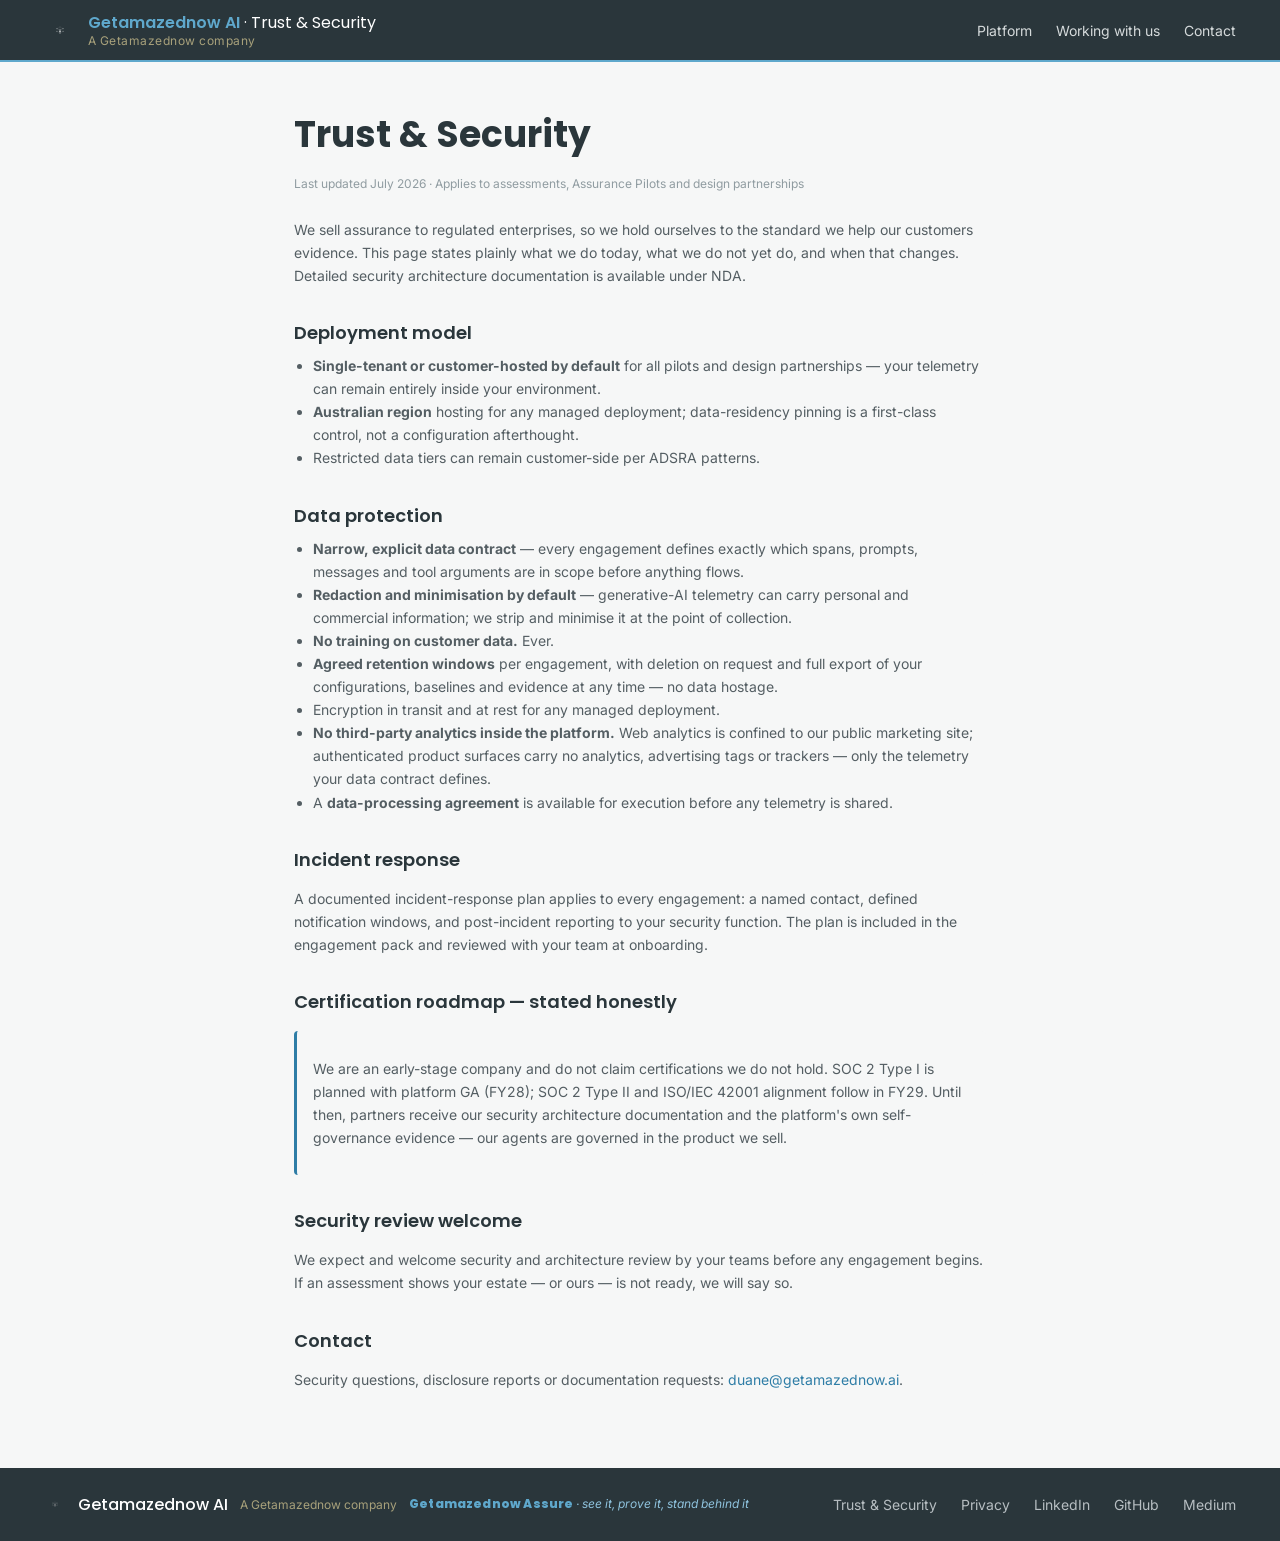
<file: trust.html>
<!DOCTYPE html>
<html lang="en">
<head>
  <meta charset="utf-8" />
  <meta name="viewport" content="width=device-width, initial-scale=1" />
  <title>Trust &amp; Security — Getamazednow AI</title>
  <meta name="description" content="How Getamazednow AI handles customer telemetry: deployment model, data protection, security architecture, incident response and the certification roadmap." />
  <meta name="author" content="Duane Gomes" />
  <link rel="canonical" href="https://www.getamazednow.ai/trust.html" />
  <link rel="icon" href="assets/logo/Getamazednow-AI-Favicon.svg" type="image/svg+xml" />
  <link rel="icon" href="assets/logo/Getamazednow-AI-Favicon-32.png" sizes="32x32" />
  <link rel="apple-touch-icon" href="assets/logo/Getamazednow-AI-Favicon-180.png" />
  <link rel="preconnect" href="https://fonts.googleapis.com" />
  <link rel="preconnect" href="https://fonts.gstatic.com" crossorigin />
  <link href="https://fonts.googleapis.com/css2?family=Inter:wght@400;500&family=Poppins:wght@500;600;700;800&display=swap" rel="stylesheet" />
  <link rel="stylesheet" href="assets/tokens.css" />
  <link rel="stylesheet" href="assets/styles.css" />
  <!-- Google tag (gtag.js) -->
  <script async src="https://www.googletagmanager.com/gtag/js?id=G-HX6JG64QYN"></script>
  <script>
    window.dataLayer = window.dataLayer || [];
    function gtag(){dataLayer.push(arguments);}
    gtag('js', new Date());
    gtag('config', 'G-HX6JG64QYN');
  </script>
</head>
<body>

  <header class="topbar">
    <div class="topbar__inner">
      <img class="topbar__mark" src="assets/logo/Getamazednow-AI-Icon-Monochrome-White.svg" alt="Getamazednow AI — Tensor Node Lattice mark" />
      <div class="topbar__id">
        <span class="topbar__name"><span class="sig">Getamazednow AI</span> <span class="art">· Trust &amp; Security</span></span>
        <span class="topbar__byline">A Getamazednow company</span>
      </div>
      <span class="topbar__spacer"></span>
      <nav class="topbar__nav">
        <a href="index.html#platform">Platform</a>
        <a href="index.html#engage">Working with us</a>
        <a href="index.html#contact">Contact</a>
      </nav>
    </div>
  </header>

  <main class="page">
    <h1>Trust &amp; Security</h1>
    <p class="page__meta">Last updated July 2026 · Applies to assessments, Assurance Pilots and design partnerships</p>

    <p>We sell assurance to regulated enterprises, so we hold ourselves to the standard we help our customers evidence. This page states plainly what we do today, what we do not yet do, and when that changes. Detailed security architecture documentation is available under NDA.</p>

    <h2>Deployment model</h2>
    <ul>
      <li><strong>Single-tenant or customer-hosted by default</strong> for all pilots and design partnerships — your telemetry can remain entirely inside your environment.</li>
      <li><strong>Australian region</strong> hosting for any managed deployment; data-residency pinning is a first-class control, not a configuration afterthought.</li>
      <li>Restricted data tiers can remain customer-side per ADSRA patterns.</li>
    </ul>

    <h2>Data protection</h2>
    <ul>
      <li><strong>Narrow, explicit data contract</strong> — every engagement defines exactly which spans, prompts, messages and tool arguments are in scope before anything flows.</li>
      <li><strong>Redaction and minimisation by default</strong> — generative-AI telemetry can carry personal and commercial information; we strip and minimise it at the point of collection.</li>
      <li><strong>No training on customer data.</strong> Ever.</li>
      <li><strong>Agreed retention windows</strong> per engagement, with deletion on request and full export of your configurations, baselines and evidence at any time — no data hostage.</li>
      <li>Encryption in transit and at rest for any managed deployment.</li>
      <li><strong>No third-party analytics inside the platform.</strong> Web analytics is confined to our public marketing site; authenticated product surfaces carry no analytics, advertising tags or trackers — only the telemetry your data contract defines.</li>
      <li>A <strong>data-processing agreement</strong> is available for execution before any telemetry is shared.</li>
    </ul>

    <h2>Incident response</h2>
    <p>A documented incident-response plan applies to every engagement: a named contact, defined notification windows, and post-incident reporting to your security function. The plan is included in the engagement pack and reviewed with your team at onboarding.</p>

    <h2>Certification roadmap — stated honestly</h2>
    <div class="callout">
      <p>We are an early-stage company and do not claim certifications we do not hold. SOC 2 Type I is planned with platform GA (FY28); SOC 2 Type II and ISO/IEC 42001 alignment follow in FY29. Until then, partners receive our security architecture documentation and the platform's own self-governance evidence — our agents are governed in the product we sell.</p>
    </div>

    <h2>Security review welcome</h2>
    <p>We expect and welcome security and architecture review by your teams before any engagement begins. If an assessment shows your estate — or ours — is not ready, we will say so.</p>

    <h2>Contact</h2>
    <p>Security questions, disclosure reports or documentation requests: <a href="mailto:duane@getamazednow.ai">duane@getamazednow.ai</a>.</p>
  </main>

  <footer class="footer">
    <div class="footer__inner">
      <img class="footer__mark" src="assets/logo/Getamazednow-AI-Icon-Monochrome-White.svg" alt="" />
      <span class="footer__name">Getamazednow AI</span>
      <span class="footer__byline">A Getamazednow company</span>
      <span class="footer__tagline"><span class="assure assure--on-ink">Getamazednow Assure</span> · see it, prove it, stand behind it</span>
      <span class="footer__spacer"></span>
      <nav class="footer__links">
        <a href="trust.html">Trust &amp; Security</a>
        <a href="privacy.html">Privacy</a>
        <a href="https://www.linkedin.com/in/duanegomes/" rel="noopener">LinkedIn</a>
        <a href="https://github.com/getamazednow" rel="noopener">GitHub</a>
        <a href="https://medium.com/@duane.gomes" rel="noopener">Medium</a>
      </nav>
    </div>
  </footer>

</body>
</html>
</file>
<file: assets/tokens.css>
/*
  Getamazednow AI Design System — CSS Custom Properties v1.1
  Generated from design-tokens.json. Drop into web/app builds.
  Fonts: import Inter, Poppins, JetBrains Mono (e.g. via Google Fonts or self-hosted).
  Sister system: Getamazednow (Photography) uses the "gan-" prefix — Ink, Stone,
  neutrals, semantics, spacing, radius, elevation and fonts are shared 1:1 with that
  system (parent-brand DNA). Only "signal*" accent tokens are AI-specific.
*/

:root {
  /* Brand colors */
  --gai-ink: #2A363B;              /* shared with Photography (--gan-ink) */
  --gai-signal: #5FA8CC;
  --gai-signal-deep: #2E7DA6;      /* accessible on white, 4.57:1 AA */
  --gai-signal-core: #8FC3DE;      /* decorative core-node highlight */
  --gai-stone: #A8A17B;            /* shared with Photography (--gan-stone) */
  --gai-black: #000000;
  --gai-white: #FFFFFF;

  /* Neutrals — identical to Photography */
  --gai-neutral-50: #F6F7F7;
  --gai-neutral-100: #EBEDEE;
  --gai-neutral-200: #D5DADB;
  --gai-neutral-300: #B7BEC2;
  --gai-neutral-400: #909CA1;
  --gai-neutral-500: #6B797E;
  --gai-neutral-600: #545E63;
  --gai-neutral-700: #3F474A;
  --gai-neutral-800: #2C3234;
  --gai-neutral-900: #1C1F21;

  /* Semantic — identical to Photography */
  --gai-success: #2C6644;
  --gai-success-on-ink: #6FBF8B;
  --gai-warning: #A85A16;
  --gai-warning-on-ink: #E3A253;
  --gai-error: #A02E2E;
  --gai-error-on-ink: #E08585;
  --gai-info: #355F6D;
  --gai-info-on-ink: #7FB3C2;

  /* Typography — identical pairing to Photography */
  --gai-font-display: "Poppins", "Montserrat", "Segoe UI", sans-serif;
  --gai-font-body: "Inter", "Segoe UI", Roboto, sans-serif;
  --gai-font-mono: "JetBrains Mono", "Courier New", monospace;

  --gai-text-xs: 12px;
  --gai-text-sm: 14px;
  --gai-text-base: 16px;
  --gai-text-lg: 18px;
  --gai-text-xl: 20px;
  --gai-text-2xl: 24px;
  --gai-text-3xl: 30px;
  --gai-text-4xl: 36px;
  --gai-text-5xl: 48px;
  --gai-text-6xl: 60px;

  --gai-leading-tight: 1.15;
  --gai-leading-normal: 1.5;
  --gai-leading-relaxed: 1.7;

  /* Spacing (4px base unit) */
  --gai-space-1: 4px;
  --gai-space-2: 8px;
  --gai-space-3: 12px;
  --gai-space-4: 16px;
  --gai-space-5: 24px;
  --gai-space-6: 32px;
  --gai-space-7: 48px;
  --gai-space-8: 64px;
  --gai-space-9: 96px;
  --gai-space-10: 128px;

  /* Radius */
  --gai-radius-sm: 4px;
  --gai-radius-md: 8px;
  --gai-radius-lg: 16px;
  --gai-radius-pill: 999px;

  /* Elevation */
  --gai-shadow-sm: 0 1px 2px rgba(0,0,0,0.08);
  --gai-shadow-md: 0 4px 12px rgba(0,0,0,0.12);
  --gai-shadow-lg: 0 12px 32px rgba(0,0,0,0.18);
}

/* Dark-mode / Ink-surface convenience class */
.gai-surface-ink {
  background: var(--gai-ink);
  color: var(--gai-white);
}
.gai-surface-light {
  background: var(--gai-white);
  color: var(--gai-neutral-900);
}
</file>
<file: assets/styles.css>
/* ==========================================================================
   Getamazednow AI — home page
   Problem-first, two-screen narrative. Design System v1.2 (--gai-* tokens).
   Screen 1 (viewport): sticky Ink header · problem hero + drift · outcome bar.
   Screen 2 (on scroll): the platform — three-plane spine, proof tiles, why-us.
   ========================================================================== */

*, *::before, *::after { box-sizing: border-box; }

html { scroll-behavior: smooth; }
html, body { margin: 0; }

body {
  font-family: var(--gai-font-body);
  color: var(--gai-neutral-900);
  background: var(--gai-neutral-50);
}

a { text-decoration: none; color: inherit; }

/* ---------- Sticky Ink topbar (single brand identity) ------------------- */
.topbar {
  position: sticky;
  top: 0;
  z-index: 20;
  background: var(--gai-ink);
  border-bottom: 2px solid var(--gai-signal);
}
.topbar__inner {
  display: flex;
  align-items: center;
  gap: var(--gai-space-3);
  padding: var(--gai-space-3) clamp(16px, 4vw, 44px);
}
.topbar__mark { width: 32px; height: 32px; display: block; }
.topbar__id { line-height: 1.25; min-width: 0; }
.topbar__name {
  font-family: var(--gai-font-display);
  font-weight: 600;
  font-size: var(--gai-text-base);
  color: var(--gai-white);
}
.topbar__name .sig { color: var(--gai-signal); }
.topbar__name .art { color: var(--gai-white); font-weight: 400; }
.topbar__byline { display: block; font-size: var(--gai-text-xs); color: var(--gai-stone); letter-spacing: .04em; }
.topbar__spacer { flex: 1; }
.topbar__nav { display: flex; gap: var(--gai-space-5); }
.topbar__nav a { font-size: var(--gai-text-sm); color: var(--gai-neutral-200); transition: color .15s ease; }
.topbar__nav a:hover { color: var(--gai-signal-core); }

/* ---------- Buttons ----------------------------------------------------- */
.btn {
  display: inline-block;
  font-size: var(--gai-text-sm);
  font-weight: 500;
  padding: 12px 22px;
  border-radius: var(--gai-radius-md);
  transition: transform .12s ease, background .15s ease, border-color .15s ease;
}
.btn:active { transform: translateY(1px); }
.btn-ink { background: var(--gai-ink); color: var(--gai-white); }
.btn-ink:hover { background: var(--gai-neutral-800); }
.btn-outline { border: 1px solid var(--gai-neutral-300); color: var(--gai-ink); }
.btn-outline:hover { border-color: var(--gai-signal); color: var(--gai-signal-deep); }

.kicker {
  margin: 0 0 var(--gai-space-3);
  font-size: var(--gai-text-xs);
  letter-spacing: .14em;
  text-transform: uppercase;
  font-weight: 500;
  color: var(--gai-signal-deep);
}
.kicker--warn { color: var(--gai-warning); }
.label-tag {
  display: inline-block;
  margin-top: var(--gai-space-4);
  font-family: var(--gai-font-mono);
  font-size: 11px;
  color: var(--gai-neutral-400);
}

/* ==========================================================================
   SCREEN 1 — problem leads
   ========================================================================== */
.screen1 {
  min-height: calc(100dvh - 60px);   /* header height ~60px */
  display: flex;
  flex-direction: column;
  justify-content: center;
  gap: clamp(16px, 3vh, 30px);
  padding: clamp(20px, 4vh, 40px) clamp(16px, 4vw, 44px) clamp(14px, 2vh, 22px);
}
/* Constrain screen-1 content to the same measure as screen 2 (940px) */
.screen1 > * { width: 100%; max-width: 940px; margin-inline: auto; }

.hero {
  display: grid;
  grid-template-columns: minmax(0, 1.1fr) minmax(0, .9fr);
  gap: clamp(20px, 3.5vw, 48px);
  align-items: center;
}
.hero__copy { min-width: 0; }
.hero__title {
  margin: 0;
  font-family: var(--gai-font-display);
  font-weight: 700;
  font-size: clamp(24px, 3.3vw, 44px);
  line-height: 1.14;
  color: var(--gai-ink);
}
.hero__title .warn { color: var(--gai-warning); }
.hero__lead {
  margin: var(--gai-space-4) 0 var(--gai-space-5);
  font-size: clamp(14px, 1.15vw, 17px);
  line-height: 1.55;
  color: var(--gai-neutral-600);
  max-width: 52ch;
}
.hero__cta { display: flex; gap: var(--gai-space-3); flex-wrap: wrap; }

/* Drift visual — approved vs actually running */
.drift {
  background: var(--gai-ink);
  border-radius: var(--gai-radius-lg);
  padding: clamp(16px, 2vw, 24px);
  display: flex;
  flex-direction: column;
  justify-content: center;
  min-height: 180px;
}
.drift svg { width: 100%; height: auto; display: block; }
.drift__cap { font-size: var(--gai-text-xs); color: var(--gai-stone); margin-top: var(--gai-space-2); }

/* Outcome metric bar */
.metricbar {
  background: var(--gai-ink);
  border-radius: var(--gai-radius-lg);
  padding: clamp(16px, 2.4vw, 26px) clamp(18px, 3vw, 32px);
  display: grid;
  grid-template-columns: repeat(3, 1fr);
  gap: clamp(14px, 2.5vw, 32px);
}
.metric__num {
  font-family: var(--gai-font-display);
  font-weight: 700;
  font-size: clamp(22px, 2.4vw, 30px);
  color: var(--gai-signal);
  line-height: 1;
}
.metric__label {
  margin: 6px 0 0;
  font-size: var(--gai-text-xs);
  line-height: 1.45;
  color: var(--gai-neutral-200);
}

.scrollcue {
  display: flex;
  align-items: center;
  justify-content: center;
  gap: var(--gai-space-2);
  font-size: var(--gai-text-xs);
  color: var(--gai-neutral-500);
}
.scrollcue svg { width: 16px; height: 16px; }

/* ==========================================================================
   SCREEN 2 — the platform answers it
   ========================================================================== */
.screen2 {
  background: var(--gai-white);
  padding: clamp(40px, 8vh, 90px) clamp(16px, 4vw, 44px);
}
.section__head { text-align: center; max-width: 720px; margin: 0 auto clamp(24px, 4vh, 40px); }
.section__head h2 {
  margin: 6px 0 0;
  font-family: var(--gai-font-display);
  font-weight: 700;
  font-size: clamp(20px, 2.6vw, 32px);
  color: var(--gai-ink);
}
.section__head p { margin: var(--gai-space-3) 0 0; font-size: var(--gai-text-base); color: var(--gai-neutral-600); line-height: 1.6; }

/* Three-plane spine */
.spine {
  max-width: 940px;
  margin: 0 auto;
  background: var(--gai-ink);
  border-radius: var(--gai-radius-lg);
  padding: clamp(26px, 4vw, 44px) clamp(20px, 4vw, 48px);
  display: flex;
  align-items: flex-start;
  justify-content: space-between;
  gap: var(--gai-space-3);
}
.plane { text-align: center; flex: 1; min-width: 0; }
.plane__node {
  width: clamp(52px, 6vw, 64px);
  height: clamp(52px, 6vw, 64px);
  border-radius: 50%;
  background: var(--gai-signal);
  display: grid;
  place-items: center;
  margin: 0 auto;
}
.plane__node svg { width: 55%; height: 55%; stroke: var(--gai-ink); fill: none; stroke-width: 2; }
.plane__name {
  margin: var(--gai-space-3) 0 4px;
  font-family: var(--gai-font-display);
  font-weight: 600;
  font-size: var(--gai-text-lg);
  color: var(--gai-white);
}
.plane__verb { font-size: var(--gai-text-xs); letter-spacing: .1em; text-transform: uppercase; color: var(--gai-signal-core); }
.plane__desc { margin: var(--gai-space-2) 0 0; font-size: var(--gai-text-xs); line-height: 1.5; color: var(--gai-neutral-300); }
.spine__link {
  flex: 0 0 auto;
  align-self: center;
  width: clamp(24px, 4vw, 56px);
  height: 2px;
  background: var(--gai-signal-deep);
  margin-top: clamp(26px, 3vw, 32px);
  position: relative;
}
.spine__link::after {
  content: "";
  position: absolute;
  right: -1px; top: -3px;
  width: 8px; height: 8px;
  border-top: 2px solid var(--gai-signal-deep);
  border-right: 2px solid var(--gai-signal-deep);
  transform: rotate(45deg);
}
.chain-note {
  text-align: center;
  max-width: 640px;
  margin: var(--gai-space-4) auto 0;
  font-size: var(--gai-text-sm);
  color: var(--gai-neutral-500);
}
.chain-note strong { color: var(--gai-ink); font-weight: 600; }

/* Proof tiles */
.proof {
  max-width: 940px;
  margin: clamp(28px, 5vh, 48px) auto 0;
  display: grid;
  grid-template-columns: repeat(4, minmax(0, 1fr));
  gap: var(--gai-space-4);
}
.tile {
  background: var(--gai-neutral-50);
  border: 0.5px solid var(--gai-neutral-200);
  border-radius: var(--gai-radius-lg);
  padding: var(--gai-space-4);
  display: flex;
  flex-direction: column;
  transition: transform .15s ease, box-shadow .15s ease, border-color .15s ease;
}
.tile:hover { transform: translateY(-2px); box-shadow: var(--gai-shadow-md); border-color: var(--gai-signal); }
.tile__tag {
  display: inline-flex; align-items: center; gap: 6px;
  font-size: 10px; letter-spacing: .08em; text-transform: uppercase; color: var(--gai-neutral-400);
}
.tile__tag svg { width: 15px; height: 15px; stroke: var(--gai-signal-deep); fill: none; stroke-width: 2; }
.tile__head { display: flex; align-items: center; justify-content: space-between; gap: var(--gai-space-2); }
.tile__status {
  flex: none;
  font-size: 9px; letter-spacing: .07em; text-transform: uppercase;
  color: var(--gai-warning);
  border: 0.5px solid var(--gai-warning);
  border-radius: var(--gai-radius-pill);
  padding: 2px 8px; line-height: 1.4;
}
.tile__status--live {
  color: var(--gai-success-on-ink);
  border-color: var(--gai-success-on-ink);
}
.tile__name {
  margin: var(--gai-space-2) 0 4px;
  font-family: var(--gai-font-display);
  font-weight: 600;
  font-size: var(--gai-text-base);
  color: var(--gai-ink);
}
.tile__desc { margin: 0 0 var(--gai-space-3); font-size: var(--gai-text-xs); line-height: 1.5; color: var(--gai-neutral-500); }
/* Uniform action pills — every tile carries the same three routes
   (Demo · Product Vision · Source), stacked so labels never collide.
   Green = available, grey = not yet. Same pill treatment as .tile__status. */
.tile__links {
  margin-top: auto;
  display: flex;
  flex-direction: column;
  align-items: flex-start;
  gap: 5px;
}
.tile__links a {
  font-size: 9px;
  letter-spacing: .07em;
  text-transform: uppercase;
  line-height: 1.4;
  padding: 3px 10px;
  border-radius: var(--gai-radius-pill);
  border: 0.5px solid var(--gai-success);
  color: #fff;
  background: var(--gai-success);
  white-space: nowrap;
  transition: background-color .15s ease, border-color .15s ease;
}
.tile__links a:hover {
  text-decoration: none;
  background: var(--gai-ink);
  border-color: var(--gai-ink);
}
.tile__links a.muted {
  color: var(--gai-neutral-600);
  border-color: var(--gai-neutral-200);
  background: var(--gai-neutral-100);
  pointer-events: none;
}

/* Assure product wordmark — Poppins 800 in the accent colour.
   On white/light surfaces use signalDeep (AA); on Ink surfaces use Signal. */
.assure {
  font-family: var(--gai-font-display);
  font-weight: 800;
  letter-spacing: .015em;
  color: var(--gai-signal-deep);
  font-style: normal;
}
.assure--on-ink { color: var(--gai-signal); }

/* Vision pill on the Architect plane */
.plane__vision {
  display: inline-block; vertical-align: middle; margin-left: 6px;
  font-family: var(--gai-font-body); font-size: 10px; font-weight: 500;
  letter-spacing: .08em; text-transform: uppercase;
  padding: 2px 9px; border-radius: var(--gai-radius-pill);
  background: var(--gai-neutral-100); color: var(--gai-neutral-500);
  border: 0.5px solid var(--gai-neutral-200);
}

/* Working-with-us engagement strip */
.engage {
  max-width: 940px;
  margin: clamp(20px, 4vh, 36px) auto 0;
  display: grid;
  grid-template-columns: repeat(3, minmax(0, 1fr));
  gap: var(--gai-space-4);
}

/* Why-us credibility band */
.whyus {
  max-width: 940px;
  margin: clamp(28px, 5vh, 48px) auto 0;
  border-top: 0.5px solid var(--gai-neutral-200);
  padding-top: clamp(20px, 3vh, 30px);
  display: grid;
  grid-template-columns: minmax(0, .8fr) minmax(0, 1.2fr);
  gap: clamp(18px, 3vw, 40px);
  align-items: center;
}
.whyus__stat { display: flex; flex-direction: column; gap: 2px; }
.whyus__num { font-family: var(--gai-font-display); font-weight: 800; font-size: clamp(30px, 3.6vw, 44px); color: var(--gai-ink); line-height: 1.05; }
.whyus__unit { font-family: var(--gai-font-display); font-weight: 600; font-size: var(--gai-text-base); color: var(--gai-signal-deep); }
.whyus__lead { margin: 0; font-size: var(--gai-text-base); line-height: 1.6; color: var(--gai-neutral-600); }
.whyus__lead strong { color: var(--gai-ink); font-weight: 600; }
.whyus__tags { display: flex; flex-wrap: wrap; gap: 6px; margin-top: var(--gai-space-3); }
.tag { font-size: 11px; padding: 4px 11px; border-radius: var(--gai-radius-pill); background: var(--gai-neutral-100); color: var(--gai-neutral-600); }

/* ---------- Content pages (trust, privacy) ------------------------------ */
.page {
  max-width: 780px;
  margin: 0 auto;
  padding: clamp(28px, 5vh, 56px) clamp(16px, 4vw, 44px) clamp(40px, 7vh, 72px);
}
.page h1 {
  font-family: var(--gai-font-display); font-weight: 700;
  font-size: clamp(26px, 3.2vw, 36px); color: var(--gai-ink);
  margin: 0 0 var(--gai-space-2);
}
.page h2 {
  font-family: var(--gai-font-display); font-weight: 600;
  font-size: var(--gai-text-lg); color: var(--gai-ink);
  margin: var(--gai-space-6) 0 var(--gai-space-2);
}
.page p, .page li { font-size: var(--gai-text-sm); line-height: 1.65; color: var(--gai-neutral-600); }
.page ul { padding-left: 1.2em; margin: var(--gai-space-2) 0; }
.page .page__meta { font-size: var(--gai-text-xs); color: var(--gai-neutral-400); margin-bottom: var(--gai-space-5); }
.page a { color: var(--gai-signal-deep); }
.page a:hover { text-decoration: underline; }
.page .callout {
  border-left: 3px solid var(--gai-signal-deep);
  background: var(--gai-neutral-50);
  border-radius: var(--gai-radius-sm);
  padding: var(--gai-space-3) var(--gai-space-4);
  margin: var(--gai-space-4) 0;
}

/* ---------- Footer / contact ------------------------------------------- */
.footer { background: var(--gai-ink); }
.footer__inner {
  display: flex; align-items: center; gap: var(--gai-space-3);
  padding: var(--gai-space-5) clamp(16px, 4vw, 44px);
  flex-wrap: wrap;
}
.footer__mark { width: 22px; height: 22px; }
.footer__name { font-family: var(--gai-font-display); font-weight: 500; font-size: var(--gai-text-base); color: var(--gai-white); }
.footer__byline { font-size: var(--gai-text-xs); color: var(--gai-stone); }
.footer__tagline { font-size: var(--gai-text-xs); color: var(--gai-signal-core); font-style: italic; }
.footer__spacer { flex: 1; }
.footer__links { display: flex; gap: var(--gai-space-5); }
.footer__links a { font-size: var(--gai-text-sm); color: var(--gai-neutral-300); transition: color .15s ease; }
.footer__links a:hover { color: var(--gai-signal-core); }

/* ---------- Responsive -------------------------------------------------- */
@media (max-width: 860px) {
  .hero { grid-template-columns: 1fr; }
  .metricbar { grid-template-columns: 1fr; gap: var(--gai-space-4); }
  .spine { flex-direction: column; align-items: stretch; gap: var(--gai-space-5); }
  .spine__link { width: 2px; height: 24px; margin: 0 auto; align-self: center; }
  .spine__link::after { right: -3px; top: auto; bottom: -1px; transform: rotate(135deg); }
  .proof { grid-template-columns: repeat(2, minmax(0, 1fr)); }
  .engage { grid-template-columns: 1fr; }
  .whyus { grid-template-columns: 1fr; }
  .topbar__nav { display: none; }
}
@media (max-width: 520px) {
  .proof { grid-template-columns: 1fr; }
}
</file>
